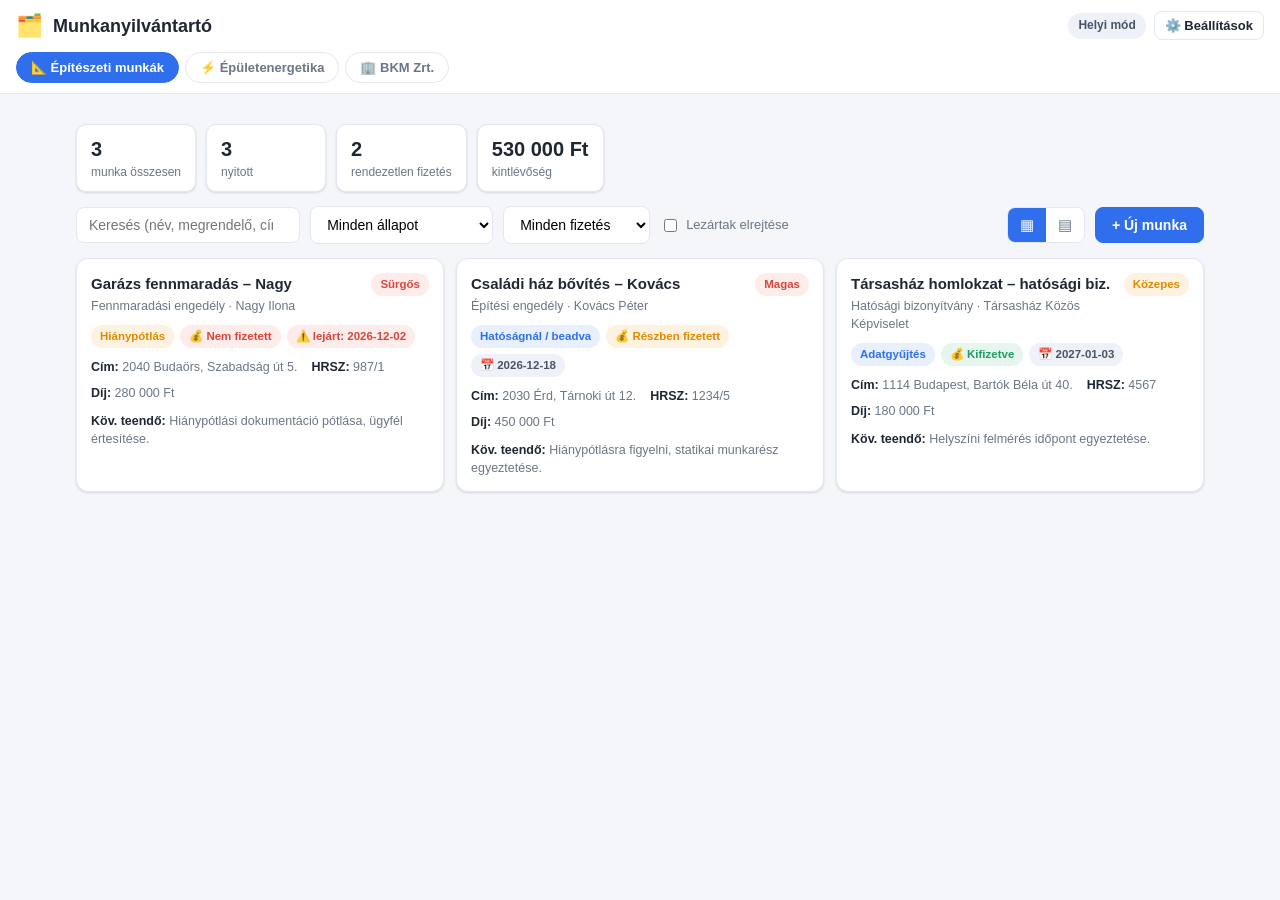
<file: index.html>
<!DOCTYPE html>
<html lang="hu">
<head>
  <meta charset="utf-8">
  <meta name="viewport" content="width=device-width, initial-scale=1">
  <title>Munkanyilvántartó</title>
  <link rel="icon" href="data:image/svg+xml,<svg xmlns='http://www.w3.org/2000/svg' viewBox='0 0 100 100'><text y='.9em' font-size='90'>🗂️</text></svg>">
  <link rel="stylesheet" href="css/styles.css?v=7">
</head>
<body>
  <header class="topbar">
    <div class="topbar-row">
      <div class="brand">
        <span class="logo">🗂️</span>
        <h1 id="appTitle">Munkanyilvántartó</h1>
      </div>
      <div class="conn">
        <span id="connBadge" class="conn-badge local" title="Adattárolás módja">Helyi mód</span>
        <button class="btn ghost small" id="settingsBtn">⚙️ Beállítások</button>
      </div>
    </div>
    <nav class="tabs" id="tabs"></nav>
  </header>

  <main>
    <div class="subnav" id="subnav" hidden></div>

    <section class="summary" id="summary"></section>

    <section class="toolbar" id="toolbar">
      <input type="search" id="search" placeholder="Keresés (név, megrendelő, cím, HRSZ…)">
      <select id="statusFilter"><option value="">Minden állapot</option></select>
      <select id="payFilter">
        <option value="">Minden fizetés</option>
        <option value="Nem fizetett">Nem fizetett</option>
        <option value="Részben fizetett">Részben fizetett</option>
        <option value="Kifizetve">Kifizetve</option>
      </select>
      <label class="chk"><input type="checkbox" id="hideClosed"> Lezártak elrejtése</label>
      <div class="spacer"></div>
      <div class="viewtoggle" id="viewToggle">
        <button data-view="cards" class="active" title="Kártya nézet">▦</button>
        <button data-view="table" title="Táblázat nézet">▤</button>
      </div>
      <button class="btn primary" id="addBtn">+ Új munka</button>
    </section>

    <section id="content"></section>
    <p class="empty" id="emptyState" hidden>Nincs megjeleníthető munka. Hozz létre egyet a „+ Új munka" gombbal.</p>
  </main>

  <!-- Szerkesztő modál -->
  <div class="modal-backdrop" id="modal" hidden>
    <div class="modal" role="dialog" aria-modal="true">
      <div class="modal-head">
        <h2 id="modalTitle">Új munka</h2>
        <button class="icon-btn" id="modalClose" title="Bezár">✕</button>
      </div>
      <form id="recordForm" class="form-grid"></form>
      <div class="modal-foot">
        <button class="btn danger ghost" id="deleteBtn" type="button" hidden>Törlés</button>
        <div class="spacer"></div>
        <button class="btn ghost" id="cancelBtn" type="button">Mégse</button>
        <button class="btn primary" id="saveBtn" type="button">Mentés</button>
      </div>
    </div>
  </div>

  <!-- Beállítások / felhő-kapcsolat modál -->
  <div class="modal-backdrop" id="settingsModal" hidden>
    <div class="modal" role="dialog" aria-modal="true">
      <div class="modal-head">
        <h2>Beállítások &amp; felhő-szinkron</h2>
        <button class="icon-btn" id="settingsClose" title="Bezár">✕</button>
      </div>
      <div class="settings-body" id="settingsBody"></div>
    </div>
  </div>

  <div class="toast" id="toast" hidden></div>
  <div class="loader" id="loader"><div class="spinner"></div></div>

  <script type="module" src="js/app.js?v=7"></script>
</body>
</html>
</file>
<file: css/styles.css>
:root {
  --bg: #f4f6fa;
  --card: #ffffff;
  --ink: #1f2733;
  --muted: #6b7686;
  --line: #e3e8ef;
  --brand: #2f6fed;
  --brand-dark: #2256c4;
  --danger: #d9453c;
  --ok: #1f9d63;
  --warn: #e08a00;
  --shadow: 0 1px 3px rgba(16,24,40,.08), 0 1px 2px rgba(16,24,40,.06);
}
* { box-sizing: border-box; }
body {
  margin: 0; background: var(--bg); color: var(--ink);
  font-family: -apple-system, BlinkMacSystemFont, "Segoe UI", Roboto, Arial, sans-serif;
  font-size: 14px; line-height: 1.45;
}
h1 { font-size: 18px; margin: 0; }
h2 { font-size: 16px; margin: 0; }
h3 { font-size: 14px; margin: 0 0 8px; }

/* Fejléc */
.topbar { background: #fff; border-bottom: 1px solid var(--line); padding: 10px 16px; position: sticky; top: 0; z-index: 10; }
.topbar-row { display: flex; align-items: center; justify-content: space-between; gap: 12px; flex-wrap: wrap; }
.brand { display: flex; align-items: center; gap: 10px; }
.logo { font-size: 22px; }
.conn { display: flex; align-items: center; gap: 8px; }
.conn-badge { font-size: 12px; font-weight: 700; padding: 4px 10px; border-radius: 999px; }
.conn-badge.local { background: #eef2f8; color: #475467; }
.conn-badge.cloud { background: #e6f6ee; color: var(--ok); }

.tabs { display: flex; gap: 6px; margin-top: 10px; flex-wrap: wrap; }
.tab { border: 1px solid var(--line); background: #fff; color: var(--muted); padding: 7px 14px; border-radius: 999px; cursor: pointer; font-size: 13px; font-weight: 600; }
.tab.active { background: var(--brand); color: #fff; border-color: var(--brand); }

main { max-width: 1160px; margin: 0 auto; padding: 16px; }

/* Összesítő */
.summary { display: flex; gap: 10px; flex-wrap: wrap; margin-bottom: 14px; }
.stat { background: var(--card); border: 1px solid var(--line); border-radius: 10px; padding: 10px 14px; box-shadow: var(--shadow); min-width: 120px; }
.stat .num { font-size: 20px; font-weight: 700; }
.stat .lbl { color: var(--muted); font-size: 12px; }

/* Eszköztár */
.toolbar { display: flex; gap: 10px; align-items: center; flex-wrap: wrap; margin-bottom: 14px; }
.toolbar input[type="search"], .toolbar select { border: 1px solid var(--line); border-radius: 8px; padding: 9px 12px; font-size: 14px; background: #fff; }
.toolbar input[type="search"] { flex: 1; min-width: 200px; }
.chk { display: flex; align-items: center; gap: 6px; color: var(--muted); font-size: 13px; }
.spacer { flex: 1; }
.viewtoggle { display: flex; border: 1px solid var(--line); border-radius: 8px; overflow: hidden; }
.viewtoggle button { border: none; background: #fff; padding: 8px 12px; cursor: pointer; font-size: 15px; color: var(--muted); }
.viewtoggle button.active { background: var(--brand); color: #fff; }

/* Gombok */
.btn { border: 1px solid var(--line); background: #fff; color: var(--ink); padding: 9px 16px; border-radius: 8px; cursor: pointer; font-size: 14px; font-weight: 600; }
.btn.small { padding: 6px 10px; font-size: 13px; }
.btn.primary { background: var(--brand); border-color: var(--brand); color: #fff; }
.btn.primary:hover { background: var(--brand-dark); }
.btn.ghost { background: transparent; }
.btn.danger { color: var(--danger); border-color: var(--danger); }
.btn.danger.ghost:hover { background: #fdecea; }
.btn:disabled { opacity: .5; cursor: not-allowed; }
.icon-btn { border: none; background: none; font-size: 18px; cursor: pointer; color: var(--muted); }

/* Kártyák */
.cards { display: grid; grid-template-columns: repeat(auto-fill, minmax(320px, 1fr)); gap: 12px; }
.card { background: var(--card); border: 1px solid var(--line); border-radius: 12px; padding: 14px; box-shadow: var(--shadow); cursor: pointer; transition: transform .05s; }
.card:hover { border-color: #cdd6e4; }
.card:active { transform: scale(.997); }
.card-head { display: flex; justify-content: space-between; gap: 8px; align-items: start; }
.card-title { font-weight: 700; font-size: 15px; }
.card-sub { color: var(--muted); font-size: 12.5px; margin-top: 2px; }
.card-row { display: flex; gap: 8px 14px; flex-wrap: wrap; margin-top: 10px; font-size: 12.5px; color: var(--muted); }
.card-row b { color: var(--ink); font-weight: 600; }
.badges { display: flex; gap: 6px; flex-wrap: wrap; margin-top: 10px; }
.badge { font-size: 11.5px; font-weight: 700; padding: 3px 9px; border-radius: 999px; background: #eef2f8; color: #475467; }
.badge.green { background: #e6f6ee; color: var(--ok); }
.badge.red { background: #fdecea; color: var(--danger); }
.badge.amber { background: #fdf2e0; color: var(--warn); }
.badge.blue { background: #e8f0fe; color: var(--brand); }
.badge.due { background: #fdecea; color: var(--danger); }
.badge.soon { background: #fdf2e0; color: var(--warn); }

/* Táblázat nézet */
.table-wrap { overflow-x: auto; background: var(--card); border: 1px solid var(--line); border-radius: 12px; box-shadow: var(--shadow); }
table.grid { width: 100%; border-collapse: collapse; font-size: 13px; }
table.grid th, table.grid td { text-align: left; padding: 10px 12px; border-bottom: 1px solid var(--line); white-space: nowrap; }
table.grid th { background: #f8fafc; color: var(--muted); font-weight: 600; position: sticky; top: 0; }
table.grid tbody tr { cursor: pointer; }
table.grid tbody tr:hover { background: #f5f8ff; }

.empty { text-align: center; color: var(--muted); padding: 40px 10px; }

/* Modál */
.modal-backdrop { position: fixed; inset: 0; background: rgba(16,24,40,.45); display: flex; align-items: flex-start; justify-content: center; padding: 24px 12px; z-index: 50; overflow: auto; }
.modal-backdrop[hidden] { display: none; }  /* a `hidden` attribútum legyen erősebb a display: flex-nél */
.modal { background: #fff; border-radius: 14px; width: 100%; max-width: 720px; box-shadow: 0 12px 40px rgba(16,24,40,.25); display: flex; flex-direction: column; max-height: calc(100vh - 48px); }
.modal-head { display: flex; justify-content: space-between; align-items: center; padding: 16px 18px; border-bottom: 1px solid var(--line); }
.modal-foot { display: flex; gap: 8px; align-items: center; padding: 14px 18px; border-top: 1px solid var(--line); }
.form-grid { display: grid; grid-template-columns: 1fr 1fr; gap: 12px 14px; padding: 18px; overflow: auto; }
.field { display: flex; flex-direction: column; gap: 5px; }
.field.full { grid-column: 1 / -1; }
.field label { font-size: 12.5px; font-weight: 600; color: var(--muted); }
.field input, .field select, .field textarea { border: 1px solid var(--line); border-radius: 8px; padding: 9px 11px; font-size: 14px; font-family: inherit; background: #fff; }
.field textarea { min-height: 64px; resize: vertical; }
.field input:focus, .field select:focus, .field textarea:focus { outline: 2px solid #bcd0fb; border-color: var(--brand); }
.req:after { content: " *"; color: var(--danger); }
.ms { display: flex; gap: 12px; flex-wrap: wrap; padding: 4px 0; }
.ms label { display: flex; align-items: center; gap: 6px; color: var(--ink); font-weight: 500; }
.switch { flex-direction: row; align-items: center; gap: 8px; }
.switch label { color: var(--ink); order: 2; }

/* Beállítások panel */
.settings-body { padding: 18px; overflow: auto; }
.settings-body .sec { border: 1px solid var(--line); border-radius: 10px; padding: 14px; margin-bottom: 14px; }
.settings-body p { color: var(--muted); margin: 0 0 10px; }
.settings-body label { display: block; font-size: 12.5px; font-weight: 600; color: var(--muted); margin: 8px 0 4px; }
.settings-body input { width: 100%; border: 1px solid var(--line); border-radius: 8px; padding: 9px 11px; font-size: 14px; }
.settings-body .row { display: flex; gap: 8px; flex-wrap: wrap; margin-top: 12px; }
.settings-body a { color: var(--brand); }
.status-line { font-size: 13px; margin-top: 10px; }
.status-line.ok { color: var(--ok); }
.status-line.err { color: var(--danger); }
.steps { margin: 8px 0 0 18px; padding: 0; color: var(--muted); font-size: 13px; }
.steps li { margin: 4px 0; }

/* BKM alfül-kapcsoló */
.subnav { display: flex; gap: 6px; margin-bottom: 14px; }
.subnav button { border: 1px solid var(--line); background: #fff; color: var(--muted); padding: 8px 16px; border-radius: 8px; cursor: pointer; font-size: 13.5px; font-weight: 600; }
.subnav button.active { background: var(--ink); color: #fff; border-color: var(--ink); }

/* Napi napló nézet (önálló) */
.journal { background: var(--card); border: 1px solid var(--line); border-radius: 12px; box-shadow: var(--shadow); padding: 16px; }
.journal-bar { display: flex; align-items: center; justify-content: space-between; margin-bottom: 14px; }
.journal-add { display: flex; gap: 8px; flex-wrap: wrap; align-items: center; padding-bottom: 14px; margin-bottom: 14px; border-bottom: 1px solid var(--line); }
.journal-add input[type="date"] { width: auto; border: 1px solid var(--line); border-radius: 8px; padding: 9px 11px; font-size: 14px; }
.journal-add input[type="text"] { flex: 1; min-width: 200px; border: 1px solid var(--line); border-radius: 8px; padding: 9px 11px; font-size: 14px; }
.journal-day { margin-bottom: 14px; }
.journal-day-head { font-weight: 700; font-size: 13px; color: var(--ink); margin-bottom: 6px; display: flex; align-items: center; gap: 8px; }
.journal-day.thisweek .journal-day-head { color: var(--brand); }
.journal-empty { color: var(--muted); text-align: center; padding: 24px 8px; }

/* Napi munkanapló mező */
.naplo { display: flex; flex-direction: column; gap: 10px; }
.naplo-list { display: flex; flex-direction: column; gap: 6px; }
.naplo-item { display: flex; align-items: center; gap: 10px; padding: 7px 10px; border: 1px solid var(--line); border-radius: 8px; background: #fff; }
.naplo-item.thisweek { border-color: #bcd0fb; background: #f5f8ff; }
.naplo-date { font-weight: 700; font-size: 12px; color: var(--brand); white-space: nowrap; }
.naplo-text { flex: 1; font-size: 13px; }
.naplo-del { border: none; background: none; color: var(--muted); cursor: pointer; font-size: 13px; padding: 2px 4px; }
.naplo-del:hover { color: var(--danger); }
.naplo-add { display: flex; gap: 6px; flex-wrap: wrap; align-items: center; }
.naplo-add input[type="date"] { width: auto; }
.naplo-add input[type="text"] { flex: 1; min-width: 140px; }

/* Toast + loader */
.toast { position: fixed; bottom: 20px; left: 50%; transform: translateX(-50%); background: #1f2733; color: #fff; padding: 11px 18px; border-radius: 10px; font-size: 14px; z-index: 100; box-shadow: var(--shadow); }
.loader { position: fixed; inset: 0; background: rgba(255,255,255,.6); display: none; align-items: center; justify-content: center; z-index: 200; }
.loader.on { display: flex; }
.spinner { width: 36px; height: 36px; border: 4px solid #dbe3f0; border-top-color: var(--brand); border-radius: 50%; animation: spin .8s linear infinite; }
@keyframes spin { to { transform: rotate(360deg); } }

@media (max-width: 560px) {
  .form-grid { grid-template-columns: 1fr; }
  .cards { grid-template-columns: 1fr; }
}
</file>
